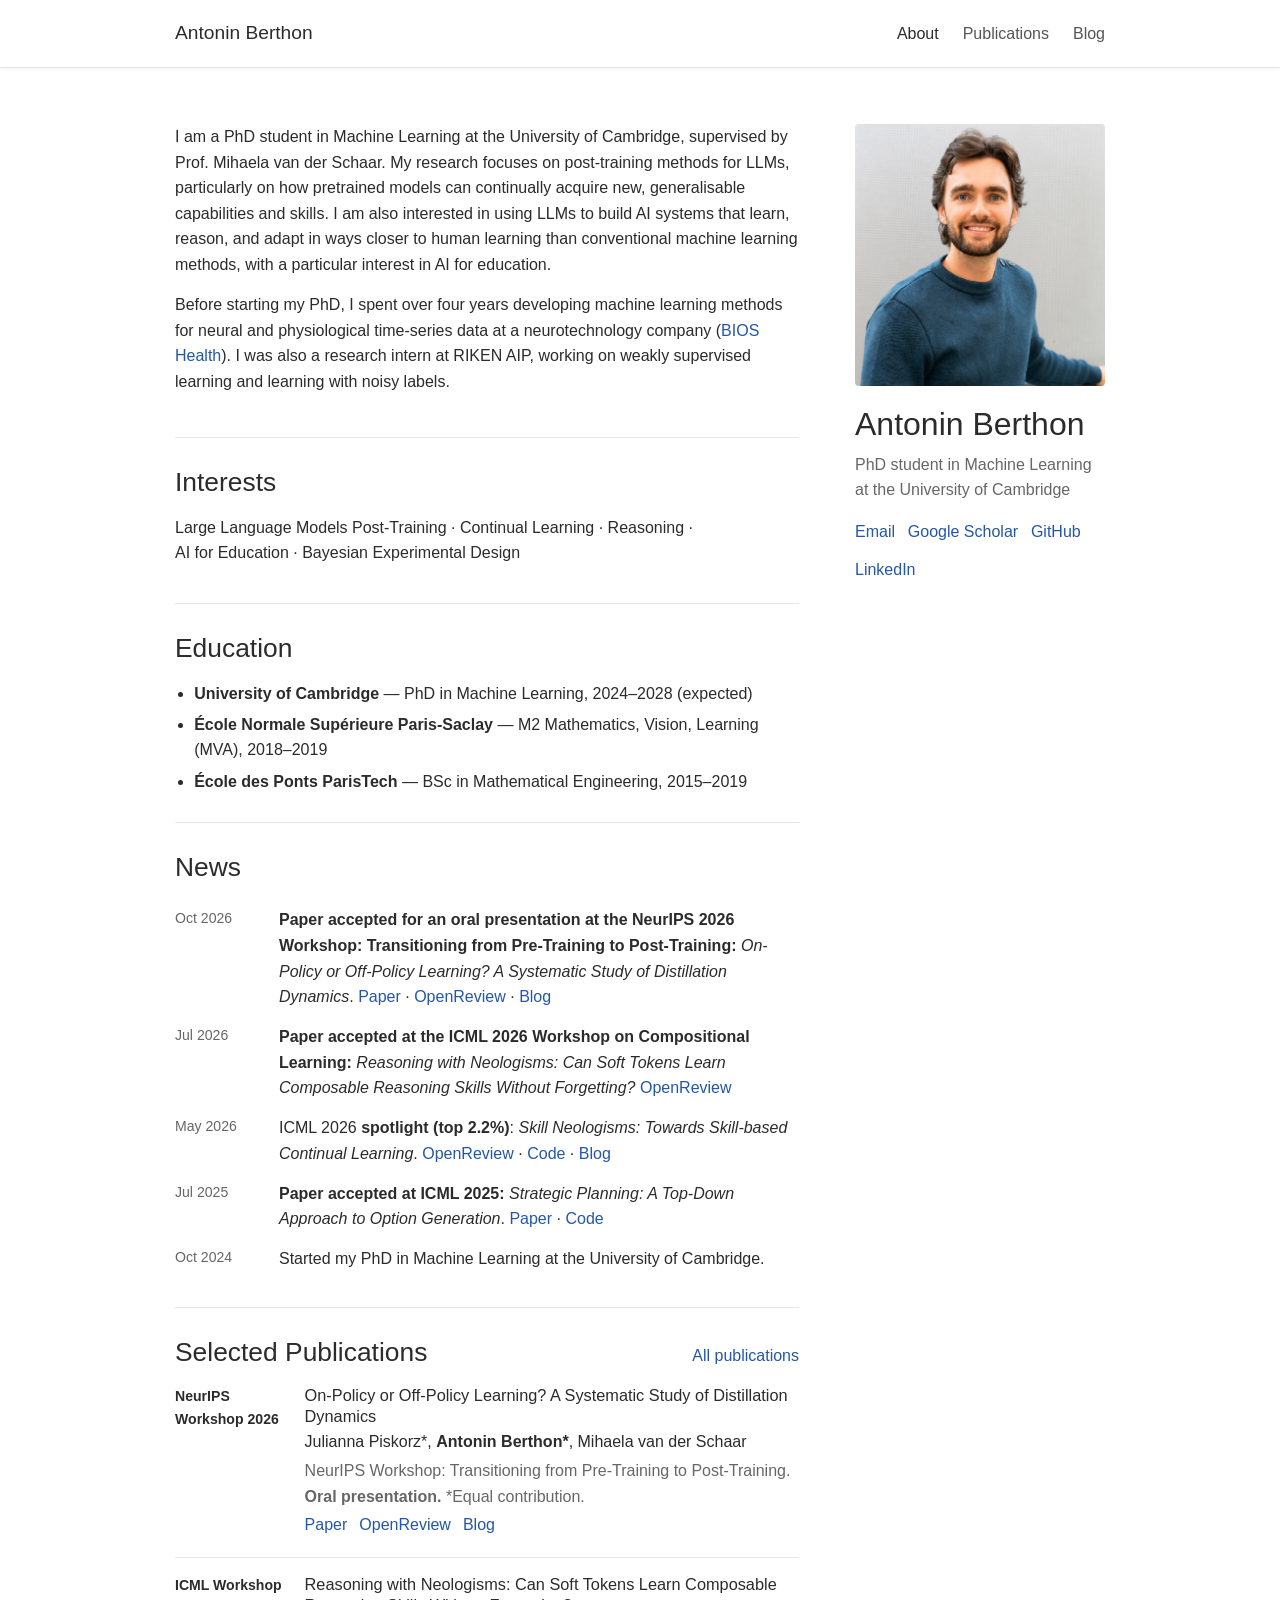
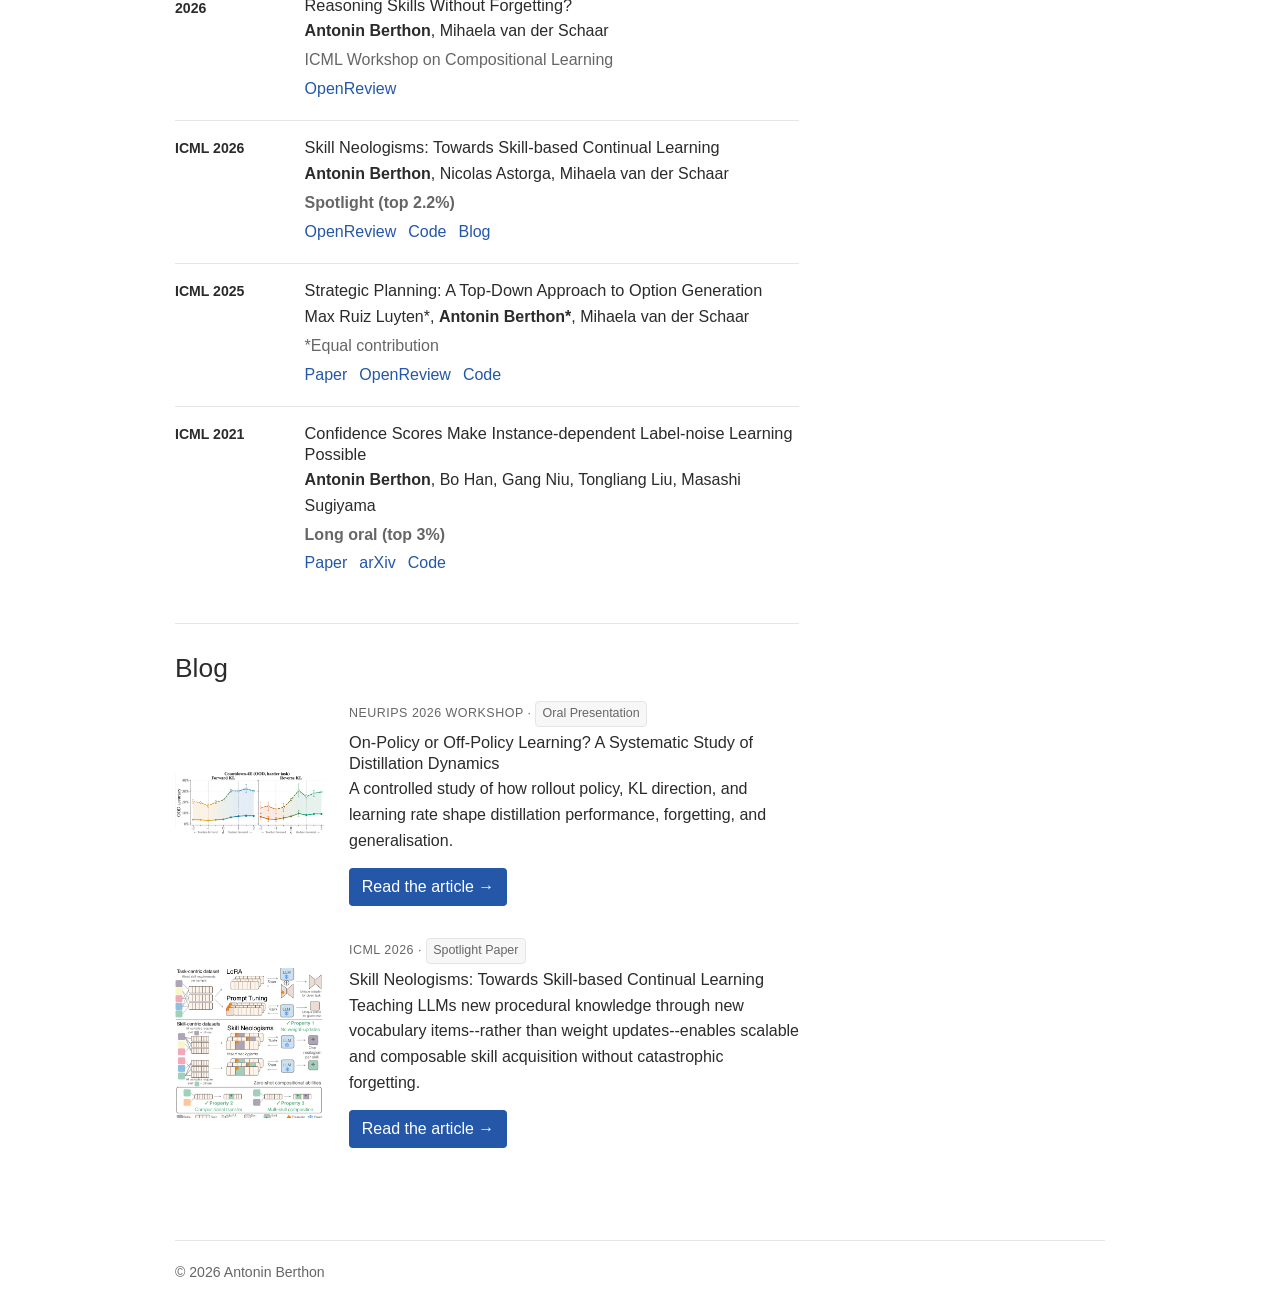
<file: index.html>
<!doctype html>
<html lang="en">
<head>
  <meta charset="utf-8">
  <meta name="viewport" content="width=device-width, initial-scale=1">
  <meta name="description" content="Antonin Berthon is a PhD student in Machine Learning at the University of Cambridge.">
  <title>Antonin Berthon</title>
  <link rel="icon" href="assets/favicon.svg" type="image/svg+xml">
  <link rel="stylesheet" href="assets/styles.css">
</head>
<body>
  <header class="site-header">
    <a class="site-title" href="index.html" aria-label="Antonin Berthon homepage">Antonin Berthon</a>
    <button class="nav-toggle" type="button" aria-expanded="false" aria-controls="site-nav">Menu</button>
    <nav id="site-nav" class="site-nav" aria-label="Primary navigation">
      <a href="index.html">About</a>
      <a href="publications.html">Publications</a>
      <a href="blog.html">Blog</a>
    </nav>
  </header>

  <main class="layout">
    <aside class="profile-panel" aria-label="Profile">
      <img class="profile-photo" src="assets/photo_AB_2026_crop2.jpeg" alt="Portrait of Antonin Berthon">
      <h1>Antonin Berthon</h1>
      <p class="profile-affiliation">PhD student in Machine Learning at the University of Cambridge</p>
      <ul class="profile-links" aria-label="External links">
        <li><a href="mailto:armb3@cam.ac.uk">Email</a></li>
        <li><a href="https://scholar.google.com/citations?user=PWThXysAAAAJ&amp;hl=en">Google Scholar</a></li>
        <li><a href="https://github.com/antoninbrthn">GitHub</a></li>
        <li><a href="https://www.linkedin.com/in/antonin-berthon">LinkedIn</a></li>
      </ul>
    </aside>

    <div class="content-column">
      <section class="intro-section section-block">
        <p>I am a PhD student in Machine Learning at the University of Cambridge, supervised by Prof. Mihaela van der Schaar. My research focuses on post-training methods for LLMs, particularly on how pretrained models can continually acquire new, generalisable capabilities and skills. I am also interested in using LLMs to build AI systems that learn, reason, and adapt in ways closer to human learning than conventional machine learning methods, with a particular interest in AI for education.</p>
        <p>Before starting my PhD, I spent over four years developing machine learning methods for neural and physiological time-series data at a neurotechnology company (<a href="https://www.bios.health/">BIOS Health</a>). I was also a research intern at RIKEN AIP, working on weakly supervised learning and learning with noisy labels.</p>
      </section>

      <section class="section-block compact-section">
        <h2>Interests</h2>
        <p>Large Language Models Post-Training · Continual Learning · Reasoning ·<br>AI for Education · Bayesian Experimental Design</p>
      </section>

      <section class="section-block compact-section">
        <h2>Education</h2>
        <ul class="education-list">
          <li><strong>University of Cambridge</strong> — PhD in Machine Learning, 2024–2028 (expected)</li>
          <li><strong>École Normale Supérieure Paris-Saclay</strong> — M2 Mathematics, Vision, Learning (MVA), 2018–2019</li>
          <li><strong>École des Ponts ParisTech</strong> — BSc in Mathematical Engineering, 2015–2019</li>
        </ul>
      </section>

      <section class="section-block">
        <div class="section-heading-row">
          <h2>News</h2>
        </div>
        <ol class="timeline-list">
          <li>
            <time datetime="2026-10">Oct 2026</time>
            <span><strong>Paper accepted for an <span class="distinction">oral presentation</span> at the NeurIPS 2026 Workshop: Transitioning from Pre-Training to Post-Training:</strong> <em>On-Policy or Off-Policy Learning? A Systematic Study of Distillation Dynamics</em>. <a href="https://arxiv.org/abs/2609.35259v1">Paper</a> · <a href="https://openreview.net/forum?id=FIIAXRfLVY">OpenReview</a> · <a href="https://antoninbrthn.github.io/on-off-policy-distillation/">Blog</a></span>
          </li>
          <li>
            <time datetime="2026-07-10">Jul 2026</time>
            <span><strong>Paper accepted at the ICML 2026 Workshop on Compositional Learning:</strong> <em>Reasoning with Neologisms: Can Soft Tokens Learn Composable Reasoning Skills Without Forgetting?</em> <a href="https://openreview.net/forum?id=9GwiWk3X4c">OpenReview</a></span>
          </li>
          <li>
            <time datetime="2026-05">May 2026</time>
            <span>ICML 2026 <strong class="distinction">spotlight (top 2.2%)</strong>: <em>Skill Neologisms: Towards Skill-based Continual Learning</em>. <a href="https://openreview.net/forum?id=5VgZUEpK6W">OpenReview</a> · <a href="https://github.com/antoninbrthn/skill-neologisms">Code</a> · <a href="https://antoninbrthn.github.io/skill-neologisms-icml26/">Blog</a></span>
          </li>
          <li>
            <time datetime="2025-07">Jul 2025</time>
            <span><strong>Paper accepted at ICML 2025:</strong> <em>Strategic Planning: A Top-Down Approach to Option Generation</em>. <a href="https://proceedings.mlr.press/v267/ruiz-luyten25a.html">Paper</a> · <a href="https://github.com/antoninbrthn/strategist">Code</a></span>
          </li>
          <li>
            <time datetime="2024-10-01">Oct 2024</time>
            <span>Started my PhD in Machine Learning at the University of Cambridge.</span>
          </li>
        </ol>
      </section>

      <section class="section-block">
        <div class="section-heading-row">
          <h2>Selected Publications</h2>
          <a class="small-link" href="publications.html">All publications</a>
        </div>
        <ol class="publication-list">
          <li class="publication-row">
            <div class="publication-venue">NeurIPS Workshop 2026</div>
            <div>
              <h3>On-Policy or Off-Policy Learning? A Systematic Study of Distillation Dynamics</h3>
              <p>Julianna Piskorz*, <strong>Antonin Berthon*</strong>, Mihaela van der Schaar</p>
              <p class="publication-note">NeurIPS Workshop: Transitioning from Pre-Training to Post-Training. <strong class="distinction">Oral presentation.</strong> *Equal contribution.</p>
              <p class="publication-links">
                <a href="https://arxiv.org/abs/2609.35259v1">Paper</a>
                <a href="https://openreview.net/forum?id=FIIAXRfLVY">OpenReview</a>
                <a href="https://antoninbrthn.github.io/on-off-policy-distillation/">Blog</a>
              </p>
            </div>
          </li>
          <li class="publication-row">
            <div class="publication-venue">ICML Workshop 2026</div>
            <div>
              <h3>Reasoning with Neologisms: Can Soft Tokens Learn Composable Reasoning Skills Without Forgetting?</h3>
              <p><strong>Antonin Berthon</strong>, Mihaela van der Schaar</p>
              <p class="publication-note">ICML Workshop on Compositional Learning</p>
              <p class="publication-links"><a href="https://openreview.net/forum?id=9GwiWk3X4c">OpenReview</a></p>
            </div>
          </li>
          <li class="publication-row">
            <div class="publication-venue">ICML 2026</div>
            <div>
              <h3>Skill Neologisms: Towards Skill-based Continual Learning</h3>
              <p><strong>Antonin Berthon</strong>, Nicolas Astorga, Mihaela van der Schaar</p>
              <p class="publication-note"><strong class="distinction">Spotlight (top 2.2%)</strong></p>
              <p class="publication-links">
                <a href="https://openreview.net/forum?id=5VgZUEpK6W">OpenReview</a>
                <a href="https://github.com/antoninbrthn/skill-neologisms">Code</a>
                <a href="https://antoninbrthn.github.io/skill-neologisms-icml26/">Blog</a>
              </p>
            </div>
          </li>
          <li class="publication-row">
            <div class="publication-venue">ICML 2025</div>
            <div>
              <h3>Strategic Planning: A Top-Down Approach to Option Generation</h3>
              <p>Max Ruiz Luyten*, <strong>Antonin Berthon*</strong>, Mihaela van der Schaar</p>
              <p class="publication-note">*Equal contribution</p>
              <p class="publication-links">
                <a href="https://proceedings.mlr.press/v267/ruiz-luyten25a.html">Paper</a>
                <a href="https://openreview.net/forum?id=xkgQWEj9F2">OpenReview</a>
                <a href="https://github.com/antoninbrthn/strategist">Code</a>
              </p>
            </div>
          </li>
          <li class="publication-row">
            <div class="publication-venue">ICML 2021</div>
            <div>
              <h3>Confidence Scores Make Instance-dependent Label-noise Learning Possible</h3>
              <p><strong>Antonin Berthon</strong>, Bo Han, Gang Niu, Tongliang Liu, Masashi Sugiyama</p>
              <p class="publication-note"><strong class="distinction">Long oral (top 3%)</strong></p>
              <p class="publication-links">
                <a href="https://proceedings.mlr.press/v139/berthon21a.html">Paper</a>
                <a href="https://arxiv.org/abs/2001.03772">arXiv</a>
                <a href="https://github.com/antoninbrthn/CSIDN">Code</a>
              </p>
            </div>
          </li>
        </ol>
      </section>

      <section class="section-block">
        <h2>Blog</h2>
        <div class="blog-preview">
          <img class="plot-thumbnail" src="assets/on-off-policy-llama-generalisation.png" alt="Llama 3.2-1B generalisation on Countdown-4E improves with more on-policy rollouts under forward and reverse KL">
          <div>
            <p class="eyebrow">NeurIPS 2026 Workshop · <strong class="distinction">Oral Presentation</strong></p>
            <h3>On-Policy or Off-Policy Learning? A Systematic Study of Distillation Dynamics</h3>
            <p>A controlled study of how rollout policy, KL direction, and learning rate shape distillation performance, forgetting, and generalisation.</p>
            <a class="button-link" href="https://antoninbrthn.github.io/on-off-policy-distillation/">Read the article →</a>
          </div>
        </div>
        <div class="blog-preview">
          <img src="assets/skill-neologisms-fig1.png" alt="Overview of the Skill Neologisms method">
          <div>
            <p class="eyebrow">ICML 2026 · <strong class="distinction">Spotlight Paper</strong></p>
            <h3>Skill Neologisms: Towards Skill-based Continual Learning</h3>
            <p>
              Teaching LLMs new procedural knowledge through new vocabulary items--rather than weight updates--enables scalable and composable skill acquisition without catastrophic forgetting.
            </p>
            <a class="button-link" href="https://antoninbrthn.github.io/skill-neologisms-icml26/">Read the article →</a>
          </div>
        </div>
      </section>
    </div>
  </main>

  <footer class="site-footer">
    <span>© 2026 Antonin Berthon</span>
    <!-- <span>Last updated July 2026</span> -->
  </footer>

  <script src="assets/site.js"></script>
</body>
</html>
</file>
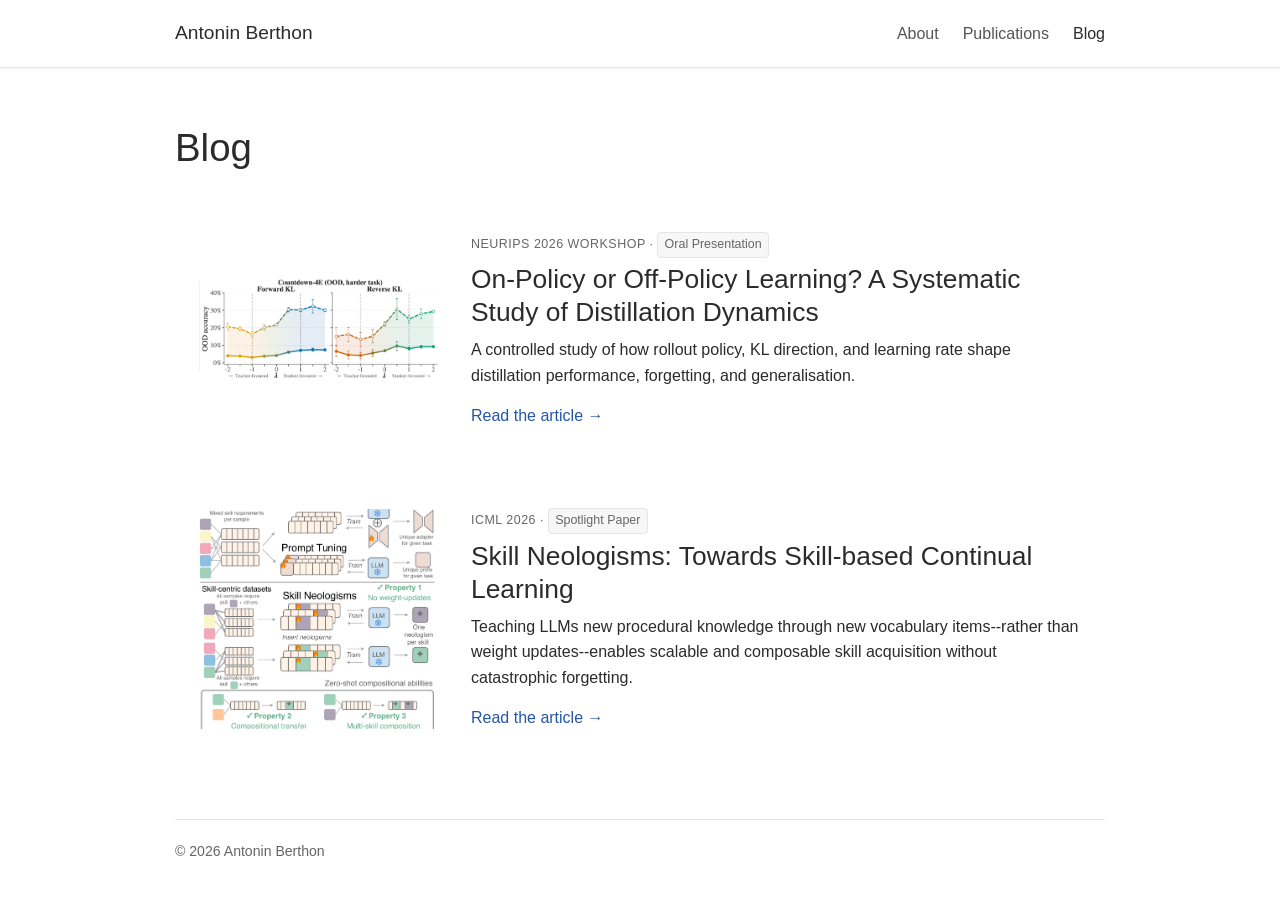
<file: blog.html>
<!doctype html>
<html lang="en">
<head>
  <meta charset="utf-8">
  <meta name="viewport" content="width=device-width, initial-scale=1">
  <meta name="description" content="Blog posts and research notes by Antonin Berthon.">
  <title>Blog | Antonin Berthon</title>
  <link rel="icon" href="assets/favicon.svg" type="image/svg+xml">
  <link rel="stylesheet" href="assets/styles.css">
</head>
<body>
  <header class="site-header">
    <a class="site-title" href="index.html">Antonin Berthon</a>
    <button class="nav-toggle" type="button" aria-expanded="false" aria-controls="site-nav">Menu</button>
    <nav id="site-nav" class="site-nav" aria-label="Primary navigation">
      <a href="index.html">About</a>
      <a href="publications.html">Publications</a>
      <a href="blog.html">Blog</a>
    </nav>
  </header>

  <main class="page-shell">
    <header class="page-intro">
      <h1>Blog</h1>
    </header>

    <section class="post-list">
      <article class="post-card featured-post">
        <a class="post-image-link" href="https://antoninbrthn.github.io/on-off-policy-distillation/"><img class="plot-thumbnail" src="assets/on-off-policy-llama-generalisation.png" alt="Llama 3.2-1B generalisation on Countdown-4E improves with more on-policy rollouts under forward and reverse KL"></a>
        <div>
          <p class="eyebrow">NeurIPS 2026 Workshop · <strong class="distinction">Oral Presentation</strong></p>
          <h2><a href="https://antoninbrthn.github.io/on-off-policy-distillation/">On-Policy or Off-Policy Learning? A Systematic Study of Distillation Dynamics</a></h2>
          <p>A controlled study of how rollout policy, KL direction, and learning rate shape distillation performance, forgetting, and generalisation.</p>
          <a class="small-link" href="https://antoninbrthn.github.io/on-off-policy-distillation/">Read the article →</a>
        </div>
      </article>
      <article class="post-card featured-post">
        <a class="post-image-link" href="https://antoninbrthn.github.io/skill-neologisms-icml26/"><img src="assets/skill-neologisms-fig1.png" alt="Overview of the Skill Neologisms method"></a>
        <div>
          <p class="eyebrow">ICML 2026 · <strong class="distinction">Spotlight Paper</strong></p>
          <h2><a href="https://antoninbrthn.github.io/skill-neologisms-icml26/">Skill Neologisms: Towards Skill-based Continual Learning</a></h2>
          <p>Teaching LLMs new procedural knowledge through new vocabulary items--rather than weight updates--enables scalable and composable skill acquisition without catastrophic forgetting.</p>
          <a class="small-link" href="https://antoninbrthn.github.io/skill-neologisms-icml26/">Read the article →</a>
        </div>
      </article>
    </section>
  </main>

  <footer class="site-footer">
    <span>© 2026 Antonin Berthon</span>
  </footer>

  <script src="assets/site.js"></script>
</body>
</html>
</file>
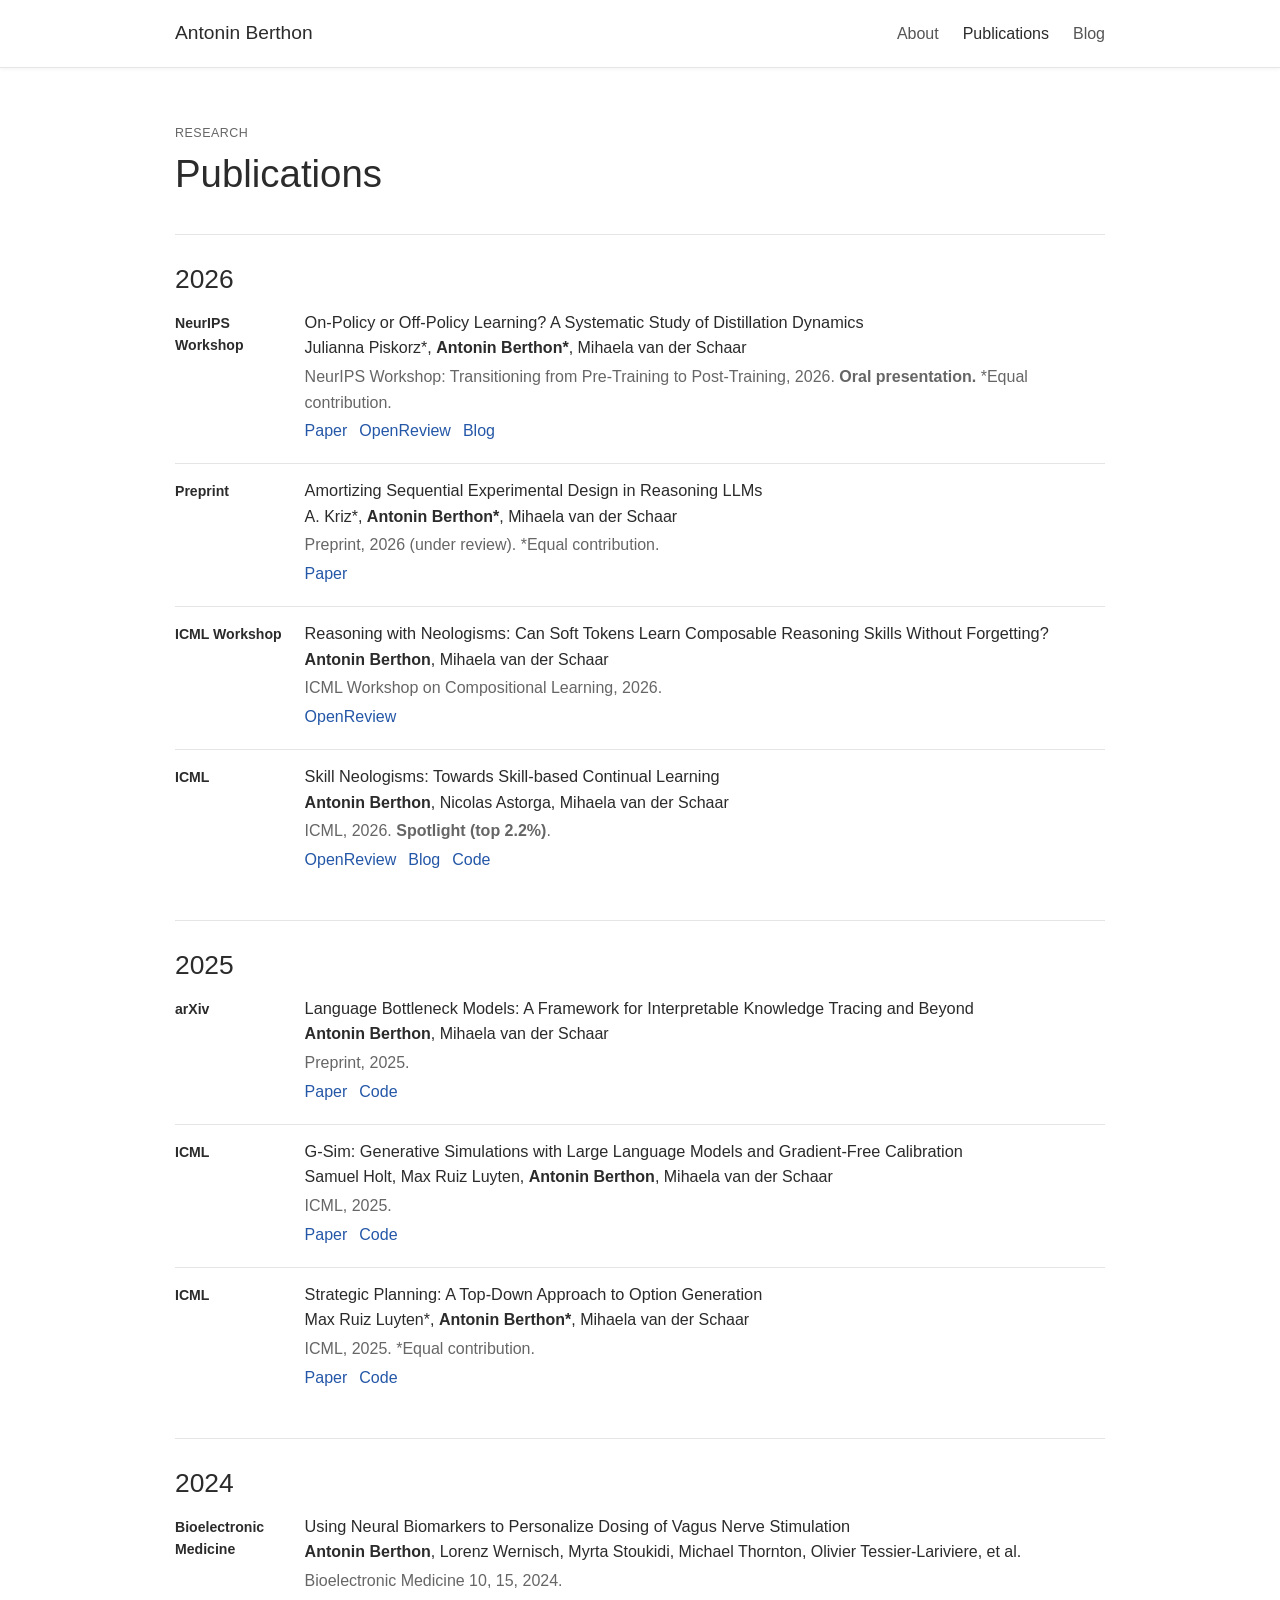
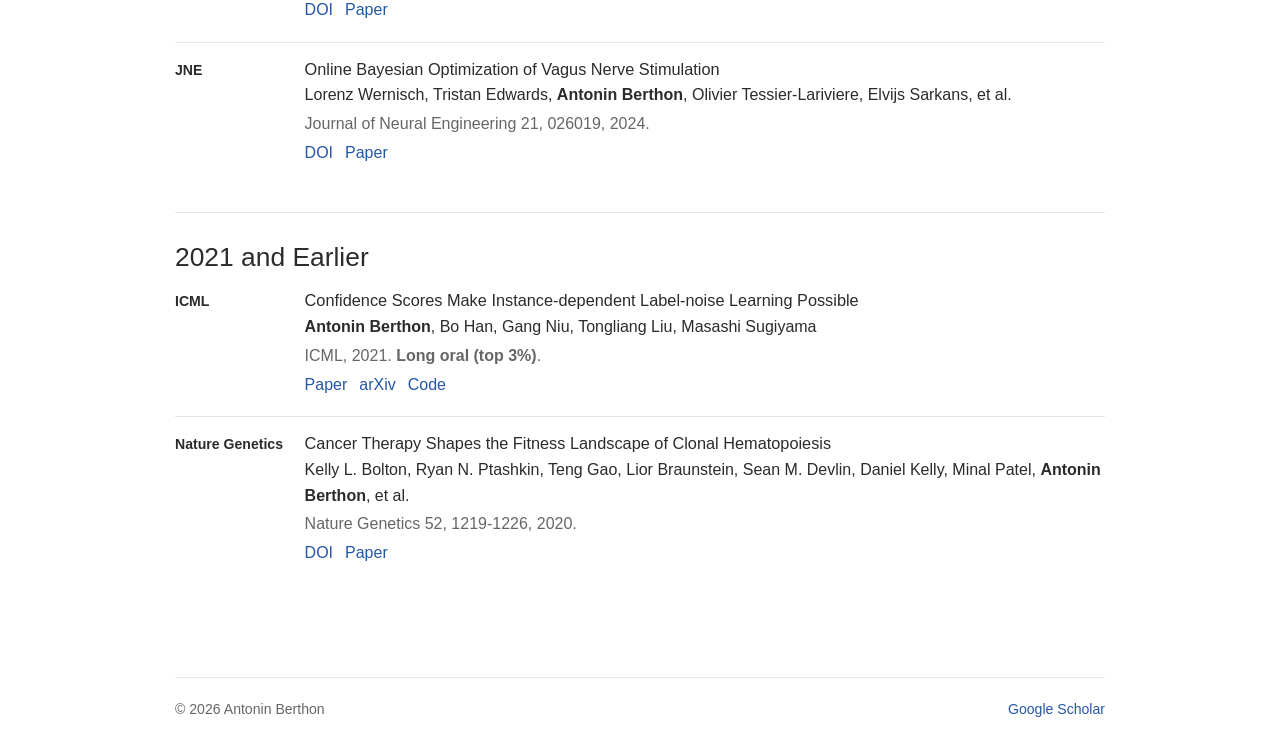
<file: publications.html>
<!doctype html>
<html lang="en">
<head>
  <meta charset="utf-8">
  <meta name="viewport" content="width=device-width, initial-scale=1">
  <meta name="description" content="Selected publications by Antonin Berthon.">
  <title>Publications | Antonin Berthon</title>
  <link rel="icon" href="assets/favicon.svg" type="image/svg+xml">
  <link rel="stylesheet" href="assets/styles.css">
</head>
<body>
  <header class="site-header">
    <a class="site-title" href="index.html">Antonin Berthon</a>
    <button class="nav-toggle" type="button" aria-expanded="false" aria-controls="site-nav">Menu</button>
    <nav id="site-nav" class="site-nav" aria-label="Primary navigation">
      <a href="index.html">About</a>
      <a href="publications.html">Publications</a>
      <a href="blog.html">Blog</a>
    </nav>
  </header>

  <main class="page-shell">
    <header class="page-intro">
      <p class="eyebrow">Research</p>
      <h1>Publications</h1>
    </header>

    <section class="section-block">
      <h2>2026</h2>
      <ol class="publication-list">
        <li class="publication-row">
          <div class="publication-venue">NeurIPS Workshop</div>
          <div>
            <h3>On-Policy or Off-Policy Learning? A Systematic Study of Distillation Dynamics</h3>
            <p>Julianna Piskorz*, <strong>Antonin Berthon*</strong>, Mihaela van der Schaar</p>
            <p class="publication-note">NeurIPS Workshop: Transitioning from Pre-Training to Post-Training, 2026. <strong class="distinction">Oral presentation.</strong> *Equal contribution.</p>
            <p class="publication-links">
              <a href="https://arxiv.org/abs/2609.35259v1">Paper</a>
              <a href="https://openreview.net/forum?id=FIIAXRfLVY">OpenReview</a>
              <a href="https://antoninbrthn.github.io/on-off-policy-distillation/">Blog</a>
            </p>
          </div>
        </li>
        <li class="publication-row">
          <div class="publication-venue">Preprint</div>
          <div>
            <h3>Amortizing Sequential Experimental Design in Reasoning LLMs</h3>
            <p>A. Kriz*, <strong>Antonin Berthon*</strong>, Mihaela van der Schaar</p>
            <p class="publication-note">Preprint, 2026 (under review). *Equal contribution.</p>
            <p class="publication-links">
              <a href="https://arxiv.org/abs/2610.20832">Paper</a>
            </p>
          </div>
        </li>
        <li class="publication-row">
          <div class="publication-venue">ICML Workshop</div>
          <div>
            <h3>Reasoning with Neologisms: Can Soft Tokens Learn Composable Reasoning Skills Without Forgetting?</h3>
            <p><strong>Antonin Berthon</strong>, Mihaela van der Schaar</p>
            <p class="publication-note">ICML Workshop on Compositional Learning, 2026.</p>
            <p class="publication-links"><a href="https://openreview.net/forum?id=9GwiWk3X4c">OpenReview</a></p>
          </div>
        </li>
        <li class="publication-row">
          <div class="publication-venue">ICML</div>
          <div>
            <h3>Skill Neologisms: Towards Skill-based Continual Learning</h3>
            <p><strong>Antonin Berthon</strong>, Nicolas Astorga, Mihaela van der Schaar</p>
            <p class="publication-note">ICML, 2026. <strong class="distinction">Spotlight (top 2.2%)</strong>.</p>
            <p class="publication-links">
              <a href="https://openreview.net/forum?id=5VgZUEpK6W">OpenReview</a>
              <a href="https://antoninbrthn.github.io/skill-neologisms-icml26/">Blog</a>
              <a href="https://github.com/antoninbrthn/skill-neologisms">Code</a>
            </p>
          </div>
        </li>
      </ol>
    </section>

    <section class="section-block">
      <h2>2025</h2>
      <ol class="publication-list">
        <li class="publication-row">
          <div class="publication-venue">arXiv</div>
          <div>
            <h3>Language Bottleneck Models: A Framework for Interpretable Knowledge Tracing and Beyond</h3>
            <p><strong>Antonin Berthon</strong>, Mihaela van der Schaar</p>
            <p class="publication-note">Preprint, 2025.</p>
            <p class="publication-links">
              <a href="https://arxiv.org/abs/2506.16982">Paper</a>
              <a href="https://github.com/antoninbrthn/language-bottleneck-models">Code</a>
            </p>
          </div>
        </li>
        <li class="publication-row">
          <div class="publication-venue">ICML</div>
          <div>
            <h3>G-Sim: Generative Simulations with Large Language Models and Gradient-Free Calibration</h3>
            <p>Samuel Holt, Max Ruiz Luyten, <strong>Antonin Berthon</strong>, Mihaela van der Schaar</p>
            <p class="publication-note">ICML, 2025.</p>
            <p class="publication-links">
              <a href="https://arxiv.org/abs/2506.09272">Paper</a>
              <a href="https://github.com/samholt/generative-simulations">Code</a>
            </p>
          </div>
        </li>
        <li class="publication-row">
          <div class="publication-venue">ICML</div>
          <div>
            <h3>Strategic Planning: A Top-Down Approach to Option Generation</h3>
            <p>Max Ruiz Luyten*, <strong>Antonin Berthon*</strong>, Mihaela van der Schaar</p>
            <p class="publication-note">ICML, 2025. *Equal contribution.</p>
            <p class="publication-links">
              <a href="https://proceedings.mlr.press/v267/ruiz-luyten25a.html">Paper</a>
              <a href="https://github.com/antoninbrthn/strategist">Code</a>
            </p>
          </div>
        </li>
      </ol>
    </section>

    <section class="section-block">
      <h2>2024</h2>
      <ol class="publication-list">
        <li class="publication-row">
          <div class="publication-venue">Bioelectronic Medicine</div>
          <div>
            <h3>Using Neural Biomarkers to Personalize Dosing of Vagus Nerve Stimulation</h3>
            <p><strong>Antonin Berthon</strong>, Lorenz Wernisch, Myrta Stoukidi, Michael Thornton, Olivier Tessier-Lariviere, et al.</p>
            <p class="publication-note">Bioelectronic Medicine 10, 15, 2024.</p>
            <p class="publication-links">
              <a href="https://doi.org/10.1186/s42234-024-00147-4">DOI</a>
              <a href="https://pmc.ncbi.nlm.nih.gov/articles/PMC11181600/">Paper</a>
            </p>
          </div>
        </li>
        <li class="publication-row">
          <div class="publication-venue">JNE</div>
          <div>
            <h3>Online Bayesian Optimization of Vagus Nerve Stimulation</h3>
            <p>Lorenz Wernisch, Tristan Edwards, <strong>Antonin Berthon</strong>, Olivier Tessier-Lariviere, Elvijs Sarkans, et al.</p>
            <p class="publication-note">Journal of Neural Engineering 21, 026019, 2024.</p>
            <p class="publication-links">
              <a href="https://doi.org/10.1088/1741-2552/ad33ae">DOI</a>
              <a href="https://www.biorxiv.org/content/10.1101/2023.08.30.555315v3">Paper</a>
            </p>
          </div>
        </li>
      </ol>
    </section>

    <section class="section-block">
      <h2>2021 and Earlier</h2>
      <ol class="publication-list">
        <li class="publication-row">
          <div class="publication-venue">ICML</div>
          <div>
            <h3>Confidence Scores Make Instance-dependent Label-noise Learning Possible</h3>
            <p><strong>Antonin Berthon</strong>, Bo Han, Gang Niu, Tongliang Liu, Masashi Sugiyama</p>
            <p class="publication-note">ICML, 2021. <strong class="distinction">Long oral (top 3%)</strong>.</p>
            <p class="publication-links">
              <a href="https://proceedings.mlr.press/v139/berthon21a.html">Paper</a>
              <a href="https://arxiv.org/abs/2001.03772">arXiv</a>
              <a href="https://github.com/antoninbrthn/CSIDN">Code</a>
            </p>
          </div>
        </li>
        <li class="publication-row">
          <div class="publication-venue">Nature Genetics</div>
          <div>
            <h3>Cancer Therapy Shapes the Fitness Landscape of Clonal Hematopoiesis</h3>
            <p>Kelly L. Bolton, Ryan N. Ptashkin, Teng Gao, Lior Braunstein, Sean M. Devlin, Daniel Kelly, Minal Patel, <strong>Antonin Berthon</strong>, et al.</p>
            <p class="publication-note">Nature Genetics 52, 1219-1226, 2020.</p>
            <p class="publication-links">
              <a href="https://doi.org/10.1038/s41588-020-00710-0">DOI</a>
              <a href="https://pmc.ncbi.nlm.nih.gov/articles/PMC7891089/">Paper</a>
            </p>
          </div>
        </li>
      </ol>
    </section>
  </main>

  <footer class="site-footer">
    <span>© 2026 Antonin Berthon</span>
    <span><a href="https://scholar.google.com/citations?user=PWThXysAAAAJ&amp;hl=en">Google Scholar</a></span>
  </footer>

  <script src="assets/site.js"></script>
</body>
</html>
</file>
<file: assets/styles.css>
:root {
  --background: #fff;
  --surface: #f7f7f7;
  --text: #2b2b2b;
  --muted: #666;
  --line: #e5e5e5;
  --accent: #2457a7;
  --accent-hover: #193e79;
  --max-width: 930px;
}

* { box-sizing: border-box; }
html { scroll-behavior: smooth; }
body { margin: 0; color: var(--text); background: var(--background); font-family: Roboto, -apple-system, BlinkMacSystemFont, "Segoe UI", sans-serif; font-size: 16px; font-weight: 300; line-height: 1.6; }
a { color: var(--accent); text-decoration: none; }
a:hover { color: var(--accent-hover); text-decoration: underline; }
img { display: block; max-width: 100%; }

.site-header { position: sticky; top: 0; z-index: 20; display: flex; align-items: center; justify-content: space-between; gap: 1.5rem; min-height: 4.25rem; padding: 0.75rem max(1rem, calc((100vw - var(--max-width)) / 2)); background: rgba(255, 255, 255, 0.96); border-bottom: 1px solid var(--line); box-shadow: 0 1px 4px rgba(0, 0, 0, 0.05); backdrop-filter: blur(12px); }
.site-title { color: var(--text); font-size: 1.2rem; font-weight: 400; }
.site-title:hover { color: var(--text); text-decoration: none; }
.site-nav { display: flex; align-items: center; gap: 1.5rem; }
.site-nav a { color: #555; font-weight: 400; }
.site-nav a:hover, .site-nav a.is-active { color: var(--text); text-decoration: none; }
.nav-toggle { display: none; padding: 0.35rem 0.7rem; color: var(--text); background: white; border: 1px solid var(--line); border-radius: 4px; font: inherit; }

.layout { display: grid; grid-template-columns: minmax(0, 1fr) 250px; gap: 3.5rem; width: min(var(--max-width), calc(100% - 2rem)); margin: 0 auto; padding: 3.5rem 0 4rem; }
.profile-panel { grid-column: 2; grid-row: 1; }
.content-column { grid-column: 1; grid-row: 1; min-width: 0; }
.profile-photo { width: 100%; margin-bottom: 1.25rem; border-radius: 4px; }
.profile-panel h1 { margin: 0; font-size: 2rem; font-weight: 400; line-height: 1.15; }
.profile-affiliation { margin: 0.55rem 0 1rem; color: var(--muted); }
.profile-links { display: flex; flex-wrap: wrap; gap: 0.8rem; margin: 0; padding: 0; list-style: none; }
.profile-links a, .publication-links a, .small-link { font-weight: 400; }

h1, h2, h3 { font-weight: 400; line-height: 1.25; }
h1 { margin: 0; font-size: 2.4rem; }
h2 { margin: 0 0 1rem; font-size: 1.65rem; }
h3 { margin: 0 0 0.2rem; font-size: 1.02rem; }
p { margin: 0 0 0.9rem; }
.section-block { padding: 1.75rem 0; border-top: 1px solid var(--line); }
.intro-section { padding-top: 0; border-top: 0; }
.compact-section { padding-bottom: 1.4rem; }
.section-heading-row { display: flex; align-items: baseline; justify-content: space-between; gap: 1rem; }
.eyebrow { margin: 0 0 0.35rem; color: var(--muted); font-size: 0.78rem; font-weight: 500; letter-spacing: 0.04em; text-transform: uppercase; }

.timeline-list, .publication-list, .post-list { margin: 0; padding: 0; list-style: none; }
.education-list { margin: 0; padding-left: 1.2rem; }
.education-list li { margin: 0.35rem 0; }
.timeline-list li { display: grid; grid-template-columns: 5.5rem 1fr; gap: 1rem; padding: 0.45rem 0; }
.timeline-list time, .publication-venue, .record-row time { color: var(--muted); font-size: 0.88rem; font-weight: 400; }
.publication-venue { color: var(--text); font-weight: 600; }
.publication-row { display: grid; grid-template-columns: 7rem 1fr; gap: 1.1rem; padding: 1rem 0; border-top: 1px solid var(--line); }
.publication-row:first-child { padding-top: 0; border-top: 0; }
.publication-row p { margin-bottom: 0.2rem; }
.publication-note { color: var(--muted); }
.distinction { color: inherit; font-weight: 600; }
.eyebrow .distinction { color: var(--muted); display: inline-block; padding: 0.15em 0.5em; border: 1px solid var(--line); border-radius: 4px; background: var(--surface); font-weight: 500; letter-spacing: normal; text-transform: none; }
.publication-links { display: flex; flex-wrap: wrap; gap: 0.75rem; }

.blog-preview { display: grid; grid-template-columns: 150px 1fr; align-items: center; gap: 1.5rem; }
.blog-preview + .blog-preview, .featured-post + .featured-post { margin-top: 2rem; }
.blog-preview img { width: 150px; max-height: 150px; object-fit: cover; border-radius: 4px; }
.button-link { display: inline-block; padding: 0.4rem 0.8rem; color: white; background: var(--accent); border-radius: 4px; font-weight: 400; }
.button-link:hover { color: white; background: var(--accent-hover); text-decoration: none; }

.page-shell, .article-shell { width: min(var(--max-width), calc(100% - 2rem)); margin: 0 auto; padding: 3.5rem 0 4rem; }
.article-shell { width: min(760px, calc(100% - 2rem)); }
.page-intro, .article-header { margin-bottom: 2.25rem; }
.page-intro p { max-width: 44rem; color: var(--muted); }
.featured-post { display: grid; grid-template-columns: 240px 1fr; align-items: center; gap: 2rem; padding: 1.5rem; }
.featured-post img { width: 100%; max-height: 220px; object-fit: cover; }
.blog-preview .plot-thumbnail, .featured-post .plot-thumbnail { object-fit: contain; }
.post-card h2 { margin: 0.15rem 0 0.5rem; }
.post-card h2 a { color: var(--text); }
.record-list { display: grid; gap: 1.25rem; }
.record-row { display: grid; grid-template-columns: 9.5rem 1fr; gap: 1.25rem; }
.record-row p { color: var(--muted); }
.split-grid { display: grid; grid-template-columns: 1fr 1fr; gap: 2rem; }
.article-figure { margin: 0 0 2.5rem; padding: 1.2rem; background: var(--surface); border: 1px solid var(--line); border-radius: 4px; }
.article-figure img { width: min(24rem, 100%); margin: 0 auto; }
.article-shell section { margin: 2rem 0; }
.article-list { padding-left: 1.25rem; }
.article-footer { margin-top: 2.5rem; padding-top: 1.5rem; border-top: 1px solid var(--line); }
.site-footer { display: flex; justify-content: space-between; gap: 1rem; max-width: var(--max-width); margin: 0 auto; padding: 1.25rem 0; color: var(--muted); border-top: 1px solid var(--line); font-size: 0.88rem; }

@media (max-width: 760px) {
  .site-header { padding-inline: 1rem; }
  .nav-toggle { display: block; }
  .site-nav { position: absolute; top: 100%; right: 0; left: 0; display: none; flex-direction: column; align-items: stretch; gap: 0; padding: 0.5rem 1rem 0.85rem; background: white; border-bottom: 1px solid var(--line); }
  .site-nav.is-open { display: flex; }
  .site-nav a { padding: 0.45rem 0; }
  .layout { grid-template-columns: 1fr; gap: 2rem; padding-top: 2rem; }
  .profile-panel { grid-column: 1; grid-row: 1; display: grid; grid-template-columns: 125px 1fr; align-items: start; gap: 0 1.25rem; }
  .content-column { grid-column: 1; grid-row: 2; }
  .profile-photo { grid-row: span 3; }
  .profile-links { align-self: start; }
  .timeline-list li, .publication-row, .record-row, .split-grid { grid-template-columns: 1fr; gap: 0.2rem; }
  .featured-post, .blog-preview { grid-template-columns: 1fr; }
  .featured-post img, .blog-preview img { width: 100%; max-height: 240px; }
  .site-footer { margin-inline: 1rem; }
}
</file>
